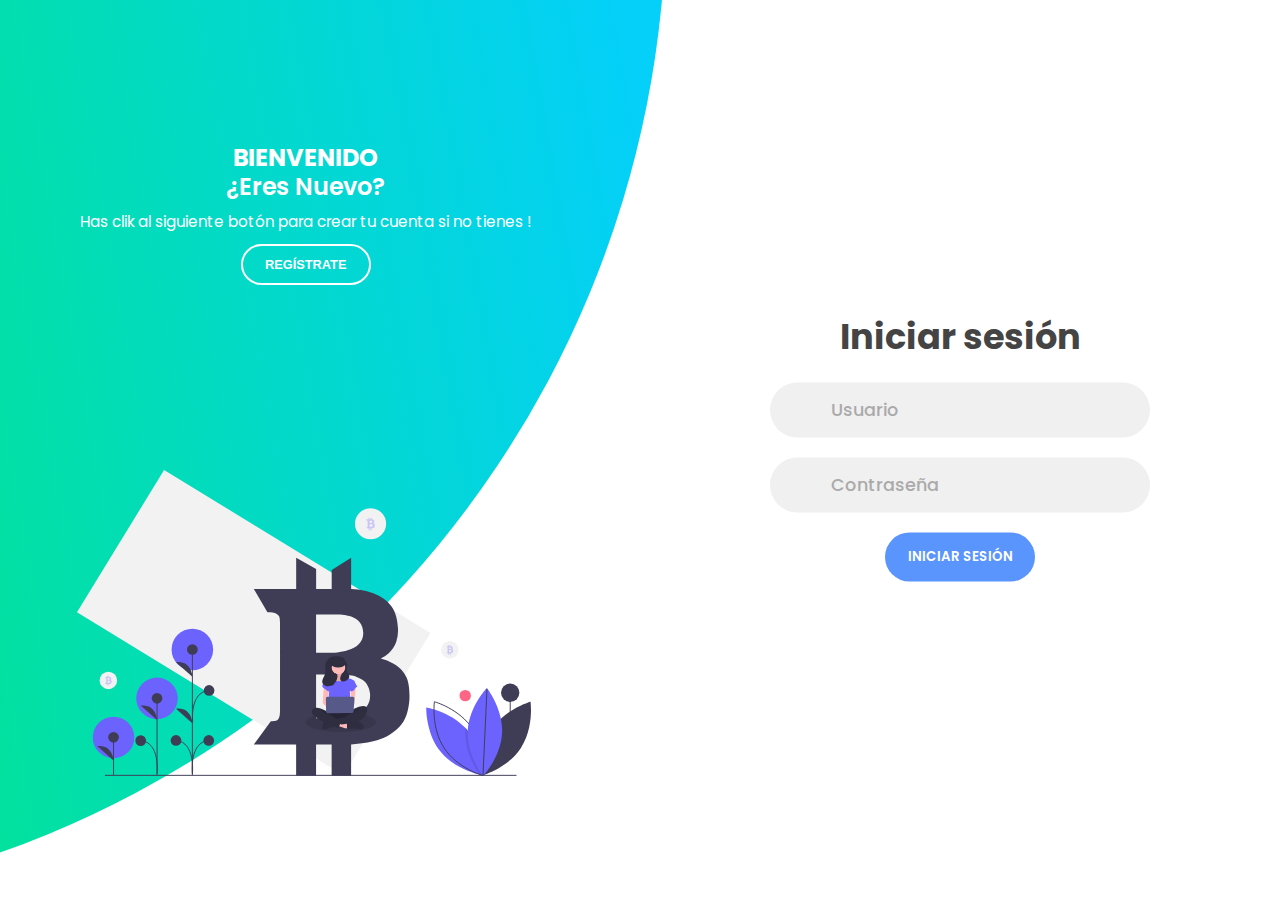
<file: View/index.html>
<!DOCTYPE html>
<html lang="en">
<head>
    <meta charset="UTF-8">
    <meta http-equiv="X-UA-Compatible" content="IE=edge">
    <meta name="viewport" content="width=device-width, initial-scale=1.0">

    <link rel="stylesheet" href="css/style.css">
    
    <title>Banca Virtual</title>
</head>
<body>
    <div class="container">
        <div class="forms-container">
          <div class="signin-signup">
            <form action="#" class="sign-in-form">
              <h2 class="title">Iniciar sesión</h2>
              <div class="input-field">
                <i class="fas fa-user"></i>
                <input type="text" placeholder="Usuario" name="Usuario" id="Usuario" />
              </div>
              <div class="input-field">
                <i class="fas fa-user"></i>
                <input type="text" placeholder="Contraseña" name="Usuario" id="Usuario" />
              </div>
             <a href="Modulos/principal.html"><input href="Modulos/principal.html" type="button" value="Iniciar Sesión" class="btn solid" /></a>
              
              
              
            </form>
            <form action="#" class="sign-up-form">
              <h2 class="title">Regístrate</h2>
              <div class="input-field">
                <i class="fas fa-user"></i>
                <input type="text" placeholder="Usuario" />
              </div>
              <div class="input-field">
                <i class="fas fa-envelope"></i>
                <input type="email" placeholder="Email" />
              </div>
              <div class="input-field">
                <i class="fas fa-lock"></i>
                <input type="password" placeholder="Contraseña" />
              </div>
              <input type="submit" class="btn" value="Regístrate" />
             
            </form>
          </div>
        </div>
    
        <div class="panels-container">
          <div class="panel left-panel">
            <div class="content">
              <h2>BIENVENIDO</h2>
              <h3>¿Eres Nuevo?</h3>
              <p>
                Has clik al siguiente botón para crear tu cuenta si no tienes !
              </p>
              <button class="btn transparent" id="sign-up-btn">
                Regístrate
              </button>
            </div>
            <img src="img/digital.svg" class="image" alt="" />
          </div>
          <div class="panel right-panel">
            <div class="content">
              <h3>¿Ya tienes una Cuenta?</h3>
              <p>
              Inicie sesión
              </p>
              <button class="btn transparent" id="sign-in-btn">
                Iniciar Sesión
              </button>
            </div>
            
            <img src="img/bitcoin_re.svg" class="image" alt="" />
          </div>
        </div>
      </div>

      <script src="js/script.js"></script>
</body>
</html>
</file>
<file: View/css/style.css>
@import url("https://fonts.googleapis.com/css2?family=Poppins:wght@200;300;400;500;600;700;800&display=swap");

* {
  margin: 0;
  padding: 0;
  box-sizing: border-box;
}

body,
input {
  font-family: "Poppins", sans-serif;
}

.container {
  position: relative;
  width: 100%;
  background-color: #fff;
  min-height: 100vh;
  overflow: hidden;
}

.forms-container {
  position: absolute;
  width: 100%;
  height: 100%;
  top: 0;
  left: 0;
}

.signin-signup {
  position: absolute;
  top: 50%;
  transform: translate(-50%, -50%);
  left: 75%;
  width: 50%;
  transition: 1s 0.7s ease-in-out;
  display: grid;
  grid-template-columns: 1fr;
  z-index: 5;
}

form {
  display: flex;
  align-items: center;
  justify-content: center;
  flex-direction: column;
  padding: 0rem 5rem;
  transition: all 0.2s 0.7s;
  overflow: hidden;
  grid-column: 1 / 2;
  grid-row: 1 / 2;
}

form.sign-up-form {
  opacity: 0;
  z-index: 1;
}

form.sign-in-form {
  z-index: 2;
}

.title {
  font-size: 2.2rem;
  color: #444;
  margin-bottom: 10px;
}

.input-field {
  max-width: 380px;
  width: 100%;
  background-color: #f0f0f0;
  margin: 10px 0;
  height: 55px;
  border-radius: 55px;
  display: grid;
  grid-template-columns: 15% 85%;
  padding: 0 0.4rem;
  position: relative;
}

.input-field i {
  text-align: center;
  line-height: 55px;
  color: #acacac;
  transition: 0.5s;
  font-size: 1.1rem;
}

.input-field input {
  background: none;
  outline: none;
  border: none;
  line-height: 1;
  font-weight: 600;
  font-size: 1.1rem;
  color: #333;
}

.input-field input::placeholder {
  color: #aaa;
  font-weight: 500;
}

.social-text {
  padding: 0.7rem 0;
  font-size: 1rem;
}

.social-media {
  display: flex;
  justify-content: center;
}

.social-icon {
  height: 46px;
  width: 46px;
  display: flex;
  justify-content: center;
  align-items: center;
  margin: 0 0.45rem;
  color: #333;
  border-radius: 50%;
  border: 1px solid #333;
  text-decoration: none;
  font-size: 1.1rem;
  transition: 0.3s;
}

.social-icon:hover {
  color: #000;
  border-color: #4481eb;
}
/*Boton Login*/ 
.btn {
  width: 150px;
  background-color: #5995fd;
  border: none;
  outline: none;
  height: 49px;
  border-radius: 49px;
  color: #fff;
  text-transform: uppercase;
  font-weight: 600;
  margin: 10px 0;
  cursor: pointer;
  transition: 0.5s;
}
/*Boton Login*/ 
.btn:hover {
  background-color: #4d84e2;
}
.panels-container {
  position: absolute;
  height: 100%;
  width: 100%;
  top: 0;
  left: 0;
  display: grid;
  grid-template-columns: repeat(2, 1fr);
}
/*Circulo*/ 
.container:before {
  content: "";
  position: absolute;
  height: 2000px;
  width: 2000px;
  top: -10%;
  right: 48%;
  transform: translateY(-50%);
  background-image: linear-gradient(80deg, #00FF00 0%, #04D0F9 90%);
  transition: 1.8s ease-in-out;
  border-radius: 50%;
  z-index: 6;
}

.image {
  width: 100%;
  transition: transform 1.1s ease-in-out;
  transition-delay: 0.4s;
}

.panel {
  display: flex;
  flex-direction: column;
  align-items: flex-end;
  justify-content: space-around;
  text-align: center;
  z-index: 6;
}

.left-panel {
  pointer-events: all;
  padding: 3rem 17% 2rem 12%;
}

.right-panel {
  pointer-events: none;
  padding: 3rem 12% 2rem 17%;
}

.panel .content {
  color: #fff;
  transition: transform 0.9s ease-in-out;
  transition-delay: 0.6s;
}

.panel h3 {
  font-weight: 600;
  line-height: 1;
  font-size: 1.5rem;
}

.panel p {
  font-size: 0.95rem;
  padding: 0.7rem 0;
}

.btn.transparent {
  margin: 0;
  background: none;
  border: 2px solid #fff;
  width: 130px;
  height: 41px;
  font-weight: 600;
  font-size: 0.8rem;
}

.right-panel .image,
.right-panel .content {
  transform: translateX(800px);
}

/* ANIMATION */

.container.sign-up-mode:before {
  transform: translate(100%, -50%);
  right: 52%;
}

.container.sign-up-mode .left-panel .image,
.container.sign-up-mode .left-panel .content {
  transform: translateX(-800px);
}

.container.sign-up-mode .signin-signup {
  left: 25%;
}

.container.sign-up-mode form.sign-up-form {
  opacity: 1;
  z-index: 2;
}

.container.sign-up-mode form.sign-in-form {
  opacity: 0;
  z-index: 1;
}

.container.sign-up-mode .right-panel .image,
.container.sign-up-mode .right-panel .content {
  transform: translateX(0%);
}

.container.sign-up-mode .left-panel {
  pointer-events: none;
}

.container.sign-up-mode .right-panel {
  pointer-events: all;
}

@media (max-width: 870px) {
  .container {
    min-height: 800px;
    height: 100vh;
  }
  .signin-signup {
    width: 100%;
    top: 95%;
    transform: translate(-50%, -100%);
    transition: 1s 0.8s ease-in-out;
  }

  .signin-signup,
  .container.sign-up-mode .signin-signup {
    left: 50%;
  }

  .panels-container {
    grid-template-columns: 1fr;
    grid-template-rows: 1fr 2fr 1fr;
  }

  .panel {
    flex-direction: row;
    justify-content: space-around;
    align-items: center;
    padding: 2.5rem 8%;
    grid-column: 1 / 2;
  }

  .right-panel {
    grid-row: 3 / 4;
  }

  .left-panel {
    grid-row: 1 / 2;
  }

  .image {
    width: 200px;
    transition: transform 0.9s ease-in-out;
    transition-delay: 0.6s;
  }

  .panel .content {
    padding-right: 15%;
    transition: transform 0.9s ease-in-out;
    transition-delay: 0.8s;
  }

  .panel h3 {
    font-size: 1.2rem;
  }

  .panel p {
    font-size: 0.7rem;
    padding: 0.5rem 0;
  }

  .btn.transparent {
    width: 110px;
    height: 35px;
    font-size: 0.7rem;
  }

  .container:before {
    width: 1500px;
    height: 1500px;
    transform: translateX(-50%);
    left: 30%;
    bottom: 68%;
    right: initial;
    top: initial;
    transition: 2s ease-in-out;
  }

  .container.sign-up-mode:before {
    transform: translate(-50%, 100%);
    bottom: 32%;
    right: initial;
  }

  .container.sign-up-mode .left-panel .image,
  .container.sign-up-mode .left-panel .content {
    transform: translateY(-300px);
  }

  .container.sign-up-mode .right-panel .image,
  .container.sign-up-mode .right-panel .content {
    transform: translateY(0px);
  }

  .right-panel .image,
  .right-panel .content {
    transform: translateY(300px);
  }

  .container.sign-up-mode .signin-signup {
    top: 5%;
    transform: translate(-50%, 0);
  }
}

@media (max-width: 570px) {
  form {
    padding: 0 1.5rem;
  }

  .image {
    display: none;
  }
  .panel .content {
    padding: 0.5rem 1rem;
  }
  .container {
    padding: 1.5rem;
  }

  .container:before {
    bottom: 72%;
    left: 50%;
  }

  .container.sign-up-mode:before {
    bottom: 28%;
    left: 50%;
  }
}
</file>
